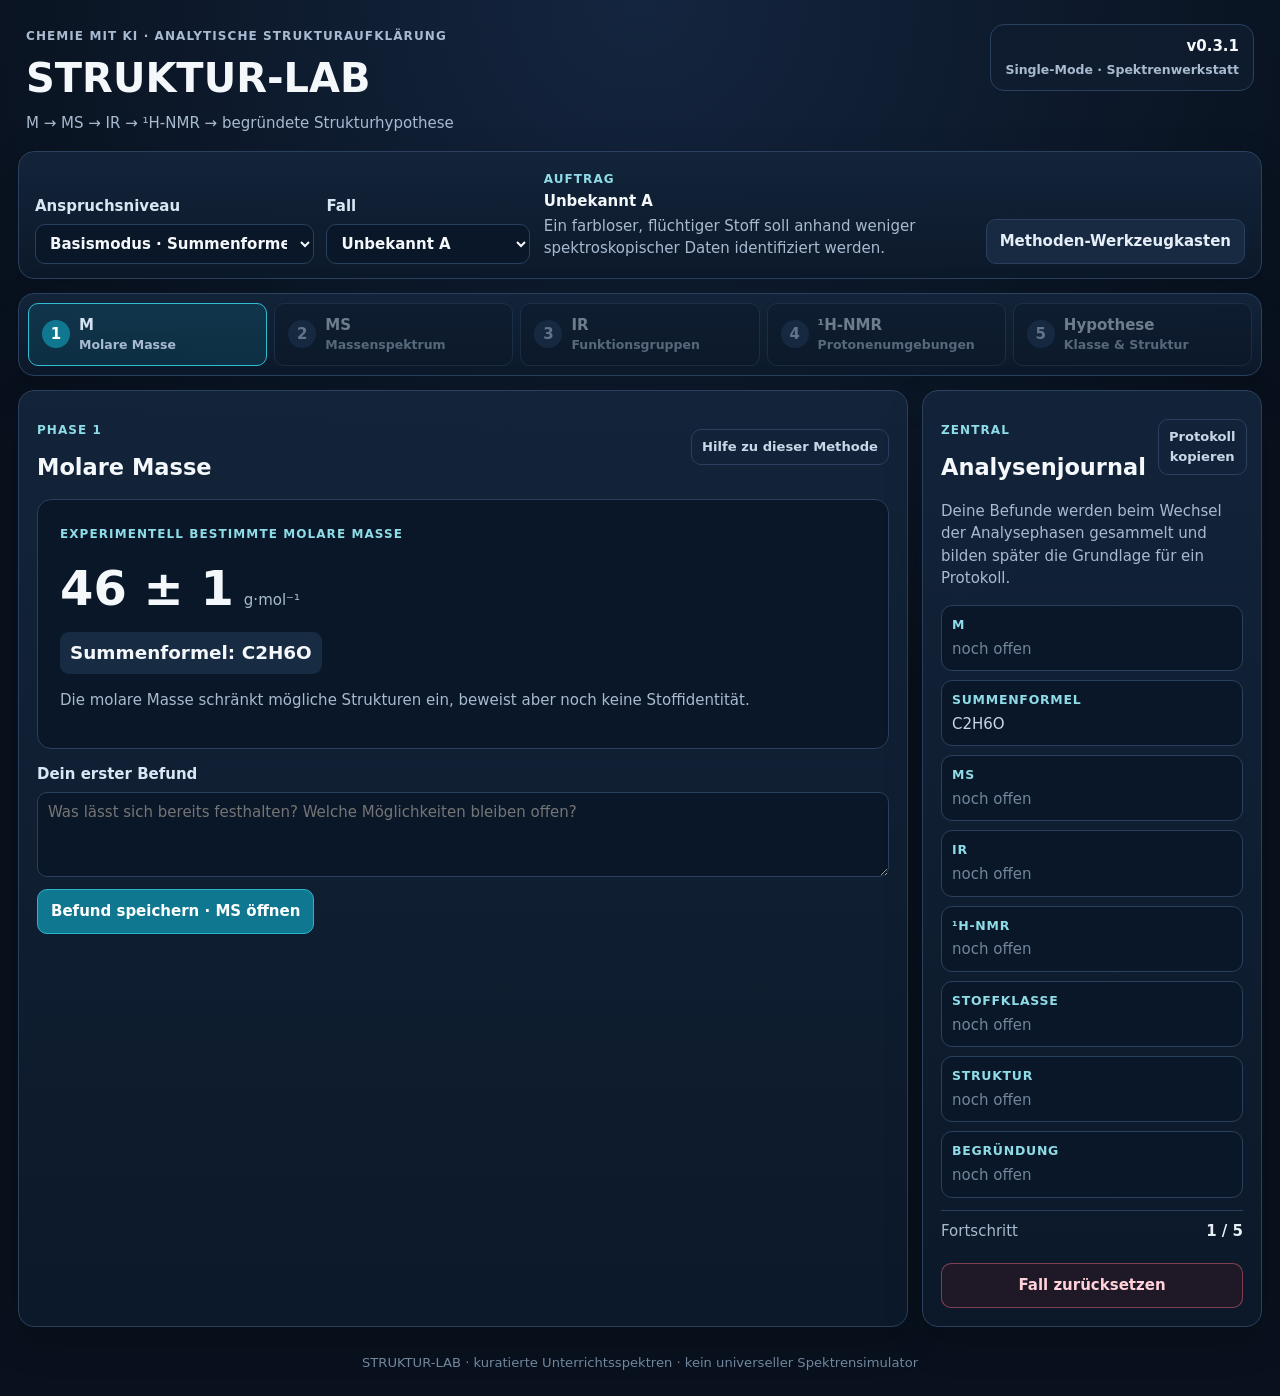
<file: index.html>
<!doctype html>
<html lang="de">
<head>
  <meta charset="utf-8">
  <meta name="viewport" content="width=device-width, initial-scale=1">
  <meta name="description" content="STRUKTUR-LAB – M, MS, IR und 1H-NMR schrittweise interpretieren und Strukturhypothesen entwickeln.">
  <title>STRUKTUR-LAB – Spektren verstehen</title>
  <link rel="stylesheet" href="styles.css?v=0.3.1">
</head>
<body>
<header class="hero">
  <div>
    <p class="eyebrow">CHEMIE mit KI · ANALYTISCHE STRUKTURAUFKLÄRUNG</p>
    <h1>STRUKTUR-LAB</h1>
    <p>M → MS → IR → ¹H-NMR → begründete Strukturhypothese</p>
  </div>
  <div class="version">v0.3.1<br><small id="modeLabel">Single-Mode · Spektrenwerkstatt</small></div>
</header>

<div id="bridgeContext" class="bridge-context">
  <div>
    <strong>Strukturauftrag aus dem Analytik-Hub</strong>
    <div id="bridgeSampleLabel" class="bridge-meta"></div>
    <div id="bridgePeakLabel" class="bridge-run"></div>
    <div id="bridgeMessage" class="bridge-meta"></div>
    <div id="priorFindings" class="prior-findings" hidden></div>
  </div>
  <div class="bridge-actions">
    <button id="bridgeSubmitBtn" class="primary compact" type="button" disabled>Hypothese an Hub übergeben</button>
    <button id="bridgeReturnBtn" class="secondary compact" type="button">Ohne Ergebnis zurück</button>
  </div>
</div>

<main class="shell">
  <section class="card setup-card">
    <div class="setup-grid">
      <label>Anspruchsniveau
        <select id="modeSelect">
          <option value="basic" selected>Basismodus · Summenformel als Hilfe</option>
          <option value="expert">Expertenmodus · nur M zu Beginn</option>
        </select>
      </label>
      <label>Fall
        <select id="caseSelect"></select>
      </label>
      <div class="case-intro">
        <span class="small-label">Auftrag</span>
        <strong id="caseLabel">–</strong>
        <span id="caseIntro">–</span>
      </div>
      <button id="toolboxBtn" class="secondary compact" type="button">Methoden-Werkzeugkasten</button>
    </div>
  </section>

  <nav class="stepper card" aria-label="Analysephasen">
    <button class="step active" data-step="mass"><span>1</span><strong>M</strong><small>Molare Masse</small></button>
    <button class="step locked" data-step="ms"><span>2</span><strong>MS</strong><small>Massenspektrum</small></button>
    <button class="step locked" data-step="ir"><span>3</span><strong>IR</strong><small>Funktionsgruppen</small></button>
    <button class="step locked" data-step="nmr"><span>4</span><strong>¹H-NMR</strong><small>Protonenumgebungen</small></button>
    <button class="step locked" data-step="hypothesis"><span>5</span><strong>Hypothese</strong><small>Klasse & Struktur</small></button>
  </nav>

  <div class="work-grid">
    <section class="card workspace">
      <div class="section-head">
        <div>
          <p class="kicker" id="stageKicker">Phase 1</p>
          <h2 id="stageTitle">Molare Masse</h2>
        </div>
        <button id="stageHelpBtn" class="ghost mini" type="button">Hilfe zu dieser Methode</button>
      </div>

      <div id="stageMass" class="stage active">
        <div class="mass-panel">
          <span class="small-label">Experimentell bestimmte molare Masse</span>
          <div class="mass-value"><strong id="massValue">–</strong><span>g·mol⁻¹</span></div>
          <div id="formulaBox" class="formula-box"></div>
          <p class="explain">Die molare Masse schränkt mögliche Strukturen ein, beweist aber noch keine Stoffidentität.</p>

          <div id="elementalPanel" class="elemental-panel" hidden>
            <div class="elemental-head">
              <div>
                <span class="small-label">Expertenmodus · Summenformel erarbeiten</span>
                <h3>Elementaranalyse</h3>
              </div>
              <div class="elemental-actions">
                <button id="elementalRunBtn" class="secondary compact" type="button">Elementaranalyse durchführen</button>
                <button id="elementalSkipBtn" class="ghost compact" type="button">Ohne Elementaranalyse weiter</button>
              </div>
            </div>
            <div id="elementalChoiceFeedback" class="feedback neutral">Du kannst die Summenformel experimentell erschließen oder bewusst ohne Elementaranalyse direkt mit MS weiterarbeiten.</div>

            <div id="elementalResults" class="elemental-results" hidden>
              <p class="hint">Verbrennungsanalyse: C und H werden als Massenanteile bestimmt; O wird in diesem didaktischen Modell aus der Differenz zu 100&nbsp;% berechnet.</p>
              <div id="elementalValues" class="elemental-values"></div>

              <div class="elemental-step">
                <strong>1 · Verhältnisformel</strong>
                <p class="hint">Denke mit 100 g Probe: Massenanteil → Stoffmenge → durch den kleinsten Wert teilen → ganzzahliges Verhältnis.</p>
                <div class="elemental-entry">
                  <label>Verhältnisformel
                    <input id="empiricalFormulaInput" type="text" autocomplete="off" placeholder="z. B. C2H4O">
                  </label>
                  <button id="checkEmpiricalBtn" class="secondary compact" type="button">Prüfen</button>
                </div>
                <div id="empiricalFeedback" class="feedback neutral">Noch keine Verhältnisformel geprüft.</div>
              </div>

              <div id="molecularFormulaStep" class="elemental-step locked-panel">
                <strong>2 · Von der Verhältnisformel zur Summenformel</strong>
                <div id="empiricalMassInfo" class="hint"></div>
                <div class="elemental-entry">
                  <label>Faktor n
                    <input id="formulaFactorInput" type="number" min="1" max="12" step="1" inputmode="numeric" placeholder="n">
                  </label>
                  <button id="checkFormulaFactorBtn" class="secondary compact" type="button">Faktor prüfen</button>
                </div>
                <div id="formulaFactorFeedback" class="feedback neutral">Bestimme n aus M / M(Verhältnisformel).</div>
              </div>
            </div>
          </div>
        </div>
        <label class="journal-input">Dein erster Befund
          <textarea id="massNote" rows="3" placeholder="Was lässt sich bereits festhalten? Welche Möglichkeiten bleiben offen?"></textarea>
        </label>
        <button class="primary next-btn" data-next="ms" type="button">Befund speichern · MS öffnen</button>
      </div>

      <div id="stageMs" class="stage">
        <div class="toolbar">
          <span>EI-Massenspektrum · relative Intensität</span>
          <button class="ghost mini contextual-help" data-topic="ms" type="button">MS-Basics</button>
        </div>
        <canvas id="msCanvas" width="1000" height="460" aria-label="Massenspektrum"></canvas>
        <div id="msReadout" class="readout">Klicke auf einen Peak, um m/z und relative Intensität abzulesen.</div>
        <label class="journal-input">MS-Befund
          <textarea id="msNote" rows="3" placeholder="Molekülion? Basispeak? Auffällige Fragmente? Noch keine fertige Struktur nötig."></textarea>
        </label>
        <button class="primary next-btn" data-next="ir" type="button">Befund speichern · IR öffnen</button>
      </div>

      <div id="stageIr" class="stage">
        <div class="toolbar wrap">
          <span>IR-Spektrum · Transmission</span>
          <label class="toggle"><input id="irGroupsToggle" type="checkbox"> Funktionsgruppenbereiche</label>
          <label class="toggle"><input id="irFingerprintToggle" type="checkbox"> Fingerprintbereich</label>
          <button class="ghost mini contextual-help" data-topic="ir" type="button">IR-Basics</button>
        </div>
        <canvas id="irCanvas" width="1000" height="460" aria-label="IR-Spektrum"></canvas>
        <div id="irReadout" class="readout">Klicke ins Spektrum, um die Wellenzahl abzulesen.</div>
        <label class="journal-input">IR-Befund
          <textarea id="irNote" rows="3" placeholder="Welche Banden sind besonders auffällig? Welche funktionellen Gruppen werden gestützt oder ausgeschlossen?"></textarea>
        </label>
        <button class="primary next-btn" data-next="nmr" type="button">Befund speichern · ¹H-NMR öffnen</button>
      </div>

      <div id="stageNmr" class="stage">
        <div class="toolbar wrap">
          <span>¹H-NMR · didaktisch kuratiertes Referenzspektrum</span>
          <label class="toggle"><input id="nmrRegionsToggle" type="checkbox"> Orientierungsbereiche</label>
          <button class="ghost mini contextual-help" data-topic="nmr" type="button">NMR-Basics</button>
        </div>
        <canvas id="nmrCanvas" width="1000" height="460" aria-label="Protonen-NMR"></canvas>
        <div id="nmrReadout" class="readout">Klicke auf ein Signal: δ, Integral und Multiplizität werden angezeigt.</div>
        <div id="nmrSignalTable" class="signal-table"></div>
        <label class="journal-input">NMR-Befund
          <textarea id="nmrNote" rows="3" placeholder="Wie viele Protonenumgebungen? Welche Integrale und Multiplizitäten? Welche Teilstrukturen sind denkbar?"></textarea>
        </label>
        <button class="primary next-btn" data-next="hypothesis" type="button">Befund speichern · Hypothese bilden</button>
      </div>

      <div id="stageHypothesis" class="stage">
        <div class="hypothesis-block">
          <span class="small-label">Stufe 1 · Stoffklasse</span>
          <h3>Welche Stoffklasse ist mit deinen Befunden am besten vereinbar?</h3>
          <div id="classGrid" class="class-grid"></div>
          <div id="classFeedback" class="feedback neutral">Wähle eine Stoffklasse und begründe sie mit deinen Spektren.</div>
        </div>

        <div id="structureStage" class="hypothesis-block locked-panel">
          <span class="small-label">Stufe 2 · Strukturhypothese</span>
          <h3>Welche Struktur passt am besten zu allen vorliegenden Daten?</h3>
          <p class="hint">Die Namen sind zunächst verborgen. Entscheide anhand der Strukturformeln.</p>
          <div id="structureGrid" class="structure-grid"></div>
          <label class="journal-input">Begründung deiner Strukturhypothese
            <textarea id="hypothesisNote" rows="3" placeholder="Welche Kombination aus M/MS, IR und NMR trägt deine Entscheidung?"></textarea>
          </label>
          <button id="submitHypothesisBtn" class="primary" type="button">Strukturhypothese festlegen</button>
          <div id="structureFeedback" class="feedback neutral">Noch keine Strukturhypothese festgelegt.</div>
        </div>

        <div id="nameStage" class="hypothesis-block locked-panel">
          <span class="small-label">Stufe 3 · Name</span>
          <h3>Wie heißt die ausgewählte Verbindung?</h3>
          <label>Stoffname
            <input id="nameInput" type="text" autocomplete="off" placeholder="Name oder gebräuchliches Synonym">
          </label>
          <button id="checkNameBtn" class="secondary" type="button">Name prüfen</button>
          <div id="nameFeedback" class="feedback neutral">Die Namenszuordnung wird erst nach einer passenden Strukturhypothese freigeschaltet.</div>
        </div>



        <div id="realSpectraStage" class="hypothesis-block locked-panel real-spectra-stage">
          <span class="small-label">Realitätscheck · nach gelöster Identität</span>
          <h3>Reale Referenzspektren</h3>
          <p id="realSpectraIntro" class="hint">Nach korrekter Identifikation kannst du die didaktisch kuratierten Spektren mit echten Referenzdaten vergleichen.</p>
          <div id="realSpectraLinks" class="real-spectra-links"></div>
          <p class="hint real-spectra-note">Achte beim Vergleich auf Messbedingungen, Aggregatzustand, Lösungsmittel, Auflösung und Peakform. Reale Spektren müssen nicht pixelgenau mit dem Unterrichtsmodell übereinstimmen.</p>
        </div>

        <div id="spectraWorkbenchStage" class="hypothesis-block locked-panel workbench-stage">
          <span class="small-label">Vertiefung · nach gelöster Struktur</span>
          <div class="workbench-head">
            <div>
              <h3>Spektrenwerkstatt</h3>
              <p class="hint">Untersuche die gelöste Struktur nochmals gezielt: diagnostische Merkmale verstehen oder mit alternativen Kandidaten vergleichen.</p>
            </div>
            <div class="workbench-modes" role="group" aria-label="Arbeitsmodus">
              <button type="button" class="active" data-workbench-mode="learn">Lernen / Diagnose</button>
              <button type="button" data-workbench-mode="compare">Kandidatenvergleich</button>
            </div>
          </div>

          <div class="workbench-toolbar">
            <div class="workbench-methods" role="tablist" aria-label="Spektroskopische Methode">
              <button type="button" class="active" data-workbench-method="ms">MS</button>
              <button type="button" data-workbench-method="ir">IR</button>
              <button type="button" data-workbench-method="nmr">¹H-NMR</button>
            </div>
            <div class="reference-controls">
              <label id="workbenchCandidateWrap" class="reference-candidate" hidden>Kandidat
                <select id="workbenchCandidateSelect"></select>
              </label>
              <label id="workbenchShowOriginalWrap" class="toggle" hidden>
                <input id="workbenchShowOriginalToggle" type="checkbox" checked> Originalspektrum anzeigen
              </label>
            </div>
          </div>

          <div class="workbench-spectrum">
            <canvas id="workbenchCanvas" width="1000" height="390" aria-label="Spektrenwerkstatt"></canvas>
            <div id="workbenchLegend" class="reference-legend"></div>
          </div>

          <div id="workbenchLearnPanel" class="workbench-learning">
            <div id="workbenchMsPanel">
              <p class="hint">Markierte Peaks sind didaktisch kuratierte diagnostische Fragmente. Klicke auf einen Peak oder einen Chip.</p>
              <div id="workbenchMsPeakList" class="fragment-chip-list"></div>
              <div id="workbenchMsDetail" class="feedback neutral">Wähle einen diagnostischen Peak.</div>
            </div>

            <div id="workbenchIrPanel" hidden>
              <div class="workbench-options">
                <label class="toggle"><input id="workbenchIrGroupsToggle" type="checkbox" checked> Funktionsgruppenbereiche</label>
                <label class="toggle"><input id="workbenchIrFingerprintToggle" type="checkbox"> Fingerprintbereich</label>
              </div>
              <div class="feedback neutral">Nutze die Bereiche als Orientierung: Welche funktionellen Gruppen werden durch das Spektrum gestützt oder ausgeschlossen?</div>
            </div>

            <div id="workbenchNmrPanel" hidden>
              <p class="hint">Klicke auf ein Signal. Die zugehörige Protonengruppe in der bestätigten Struktur wird dezent hervorgehoben. Umgekehrt kannst du die Protonengruppe anklicken.</p>
              <div id="workbenchNmrSignalList" class="proton-signal-list"></div>
              <div id="workbenchNmrStructure" class="proton-structure"></div>
              <div id="workbenchNmrFeedback" class="feedback neutral">Wähle ein NMR-Signal oder eine Protonengruppe.</div>
            </div>
          </div>

          <div id="workbenchCompareHint" class="feedback neutral" hidden>
            Deine Strukturhypothese bleibt festgelegt. Wähle einen angebotenen Kandidaten und vergleiche sein Spektrum mit dem unbekannten Spektrum.
          </div>

          <p class="hint workbench-footer-hint">Die Spektrenwerkstatt dient dem Lernen und Begründen. Im Analytik-Hub folgt zur endgültigen Identitätsbestätigung später noch der gezielte GC-Referenzstandard.</p>
        </div>

      </div>
    </section>

    <aside class="card journal-card">
      <div class="section-head">
        <div><p class="kicker">Zentral</p><h2>Analysenjournal</h2></div>
        <button id="copyJournalBtn" class="ghost mini" type="button">Protokoll kopieren</button>
      </div>
      <p class="hint">Deine Befunde werden beim Wechsel der Analysephasen gesammelt und bilden später die Grundlage für ein Protokoll.</p>
      <div id="journalView" class="journal-view"></div>
      <div class="journal-status"><span>Fortschritt</span><strong id="progressText">1 / 5</strong></div>
      <button id="resetCaseBtn" class="danger subtle" type="button">Fall zurücksetzen</button>
    </aside>
  </div>
</main>

<div id="toolboxOverlay" class="overlay" aria-hidden="true">
  <section class="toolbox" role="dialog" aria-modal="true" aria-labelledby="toolboxTitle">
    <div class="section-head">
      <div><p class="kicker">Begleiter · keine Lösung</p><h2 id="toolboxTitle">Methoden-Werkzeugkasten</h2></div>
      <button id="toolboxCloseBtn" class="ghost mini" type="button">Schließen</button>
    </div>
    <div class="toolbox-tabs">
      <button data-topic="elemental">Elementaranalyse</button>
      <button data-topic="ms">MS</button>
      <button data-topic="ir">IR</button>
      <button data-topic="nmr">¹H-NMR</button>
    </div>
    <div id="toolboxContent" class="toolbox-content"></div>
  </section>
</div>

<footer>STRUKTUR-LAB · kuratierte Unterrichtsspektren · kein universeller Spektrensimulator</footer>
<script src="app.js?v=0.3.1" defer></script>
</body>
</html>
</file>
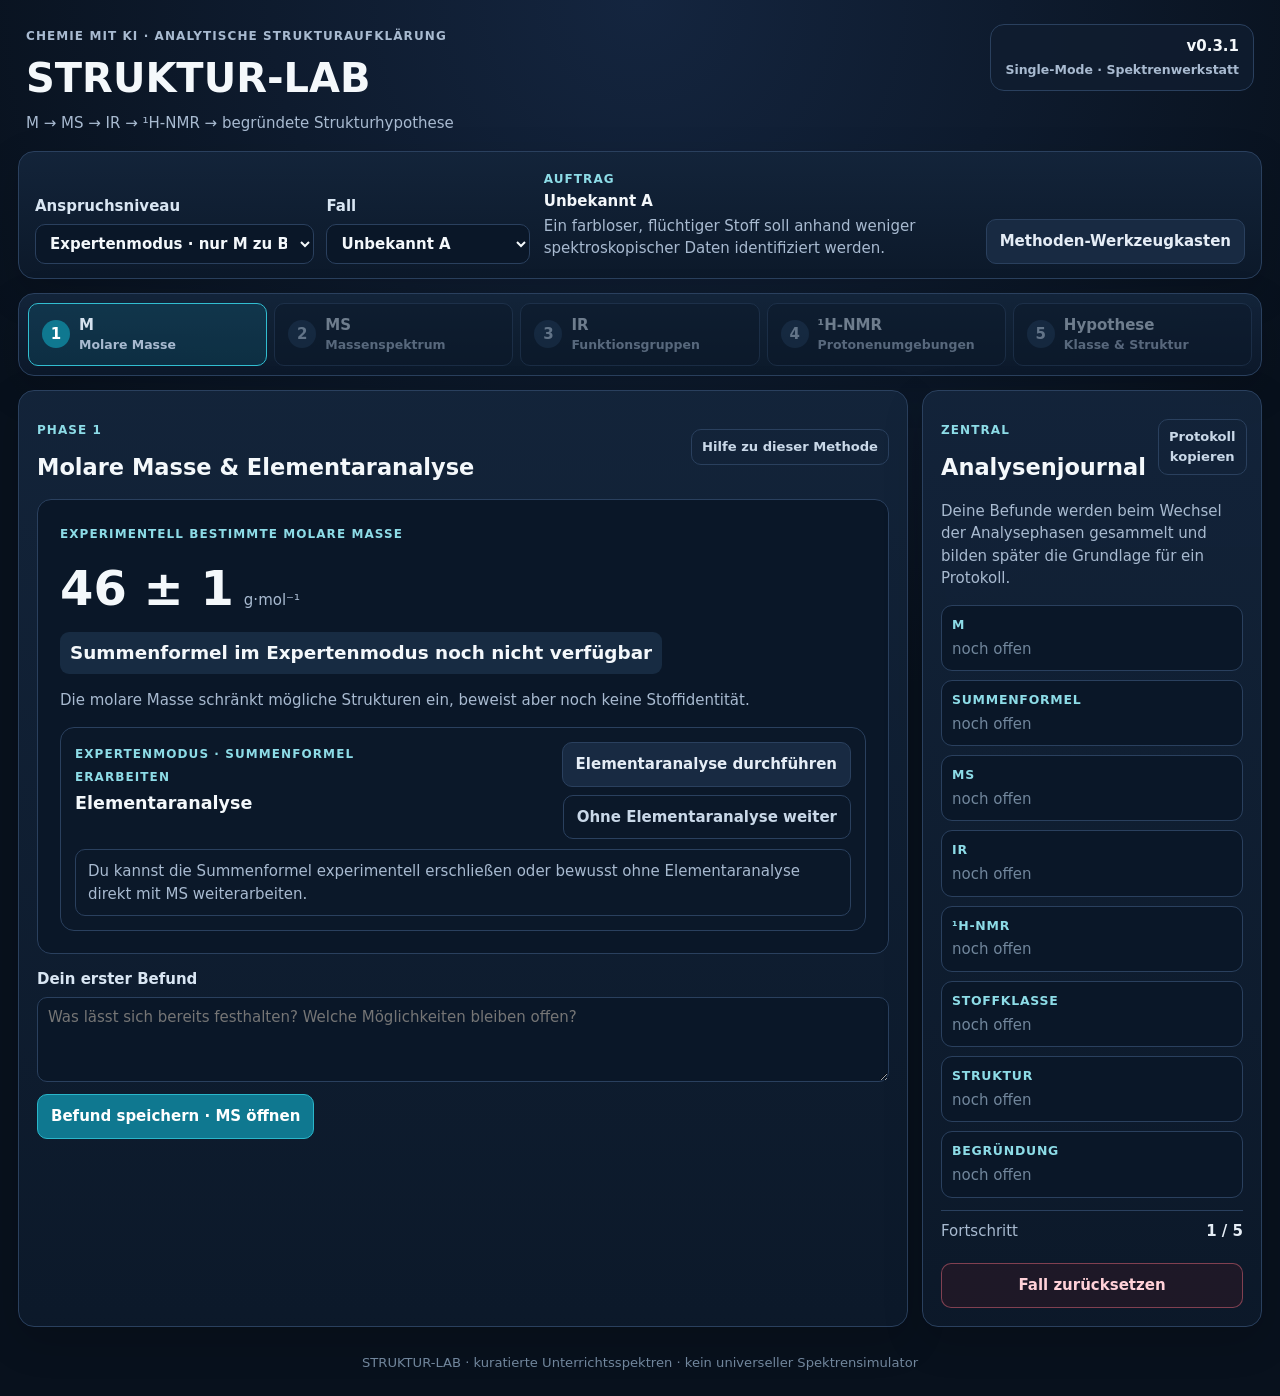
<file: expert.html>
<!doctype html>
<html lang="de">
<head>
  <meta charset="utf-8">
  <meta name="viewport" content="width=device-width, initial-scale=1">
  <meta name="description" content="STRUKTUR-LAB – M, MS, IR und 1H-NMR schrittweise interpretieren und Strukturhypothesen entwickeln.">
  <title>STRUKTUR-LAB – Spektren verstehen</title>
  <link rel="stylesheet" href="styles.css?v=0.3.1">
</head>
<body>
<header class="hero">
  <div>
    <p class="eyebrow">CHEMIE mit KI · ANALYTISCHE STRUKTURAUFKLÄRUNG</p>
    <h1>STRUKTUR-LAB</h1>
    <p>M → MS → IR → ¹H-NMR → begründete Strukturhypothese</p>
  </div>
  <div class="version">v0.3.1<br><small id="modeLabel">Single-Mode · Spektrenwerkstatt</small></div>
</header>

<div id="bridgeContext" class="bridge-context">
  <div>
    <strong>Strukturauftrag aus dem Analytik-Hub</strong>
    <div id="bridgeSampleLabel" class="bridge-meta"></div>
    <div id="bridgePeakLabel" class="bridge-run"></div>
    <div id="bridgeMessage" class="bridge-meta"></div>
    <div id="priorFindings" class="prior-findings" hidden></div>
  </div>
  <div class="bridge-actions">
    <button id="bridgeSubmitBtn" class="primary compact" type="button" disabled>Hypothese an Hub übergeben</button>
    <button id="bridgeReturnBtn" class="secondary compact" type="button">Ohne Ergebnis zurück</button>
  </div>
</div>

<main class="shell">
  <section class="card setup-card">
    <div class="setup-grid">
      <label>Anspruchsniveau
        <select id="modeSelect">
          <option value="basic">Basismodus · Summenformel als Hilfe</option>
          <option value="expert" selected>Expertenmodus · nur M zu Beginn</option>
        </select>
      </label>
      <label>Fall
        <select id="caseSelect"></select>
      </label>
      <div class="case-intro">
        <span class="small-label">Auftrag</span>
        <strong id="caseLabel">–</strong>
        <span id="caseIntro">–</span>
      </div>
      <button id="toolboxBtn" class="secondary compact" type="button">Methoden-Werkzeugkasten</button>
    </div>
  </section>

  <nav class="stepper card" aria-label="Analysephasen">
    <button class="step active" data-step="mass"><span>1</span><strong>M</strong><small>Molare Masse</small></button>
    <button class="step locked" data-step="ms"><span>2</span><strong>MS</strong><small>Massenspektrum</small></button>
    <button class="step locked" data-step="ir"><span>3</span><strong>IR</strong><small>Funktionsgruppen</small></button>
    <button class="step locked" data-step="nmr"><span>4</span><strong>¹H-NMR</strong><small>Protonenumgebungen</small></button>
    <button class="step locked" data-step="hypothesis"><span>5</span><strong>Hypothese</strong><small>Klasse & Struktur</small></button>
  </nav>

  <div class="work-grid">
    <section class="card workspace">
      <div class="section-head">
        <div>
          <p class="kicker" id="stageKicker">Phase 1</p>
          <h2 id="stageTitle">Molare Masse</h2>
        </div>
        <button id="stageHelpBtn" class="ghost mini" type="button">Hilfe zu dieser Methode</button>
      </div>

      <div id="stageMass" class="stage active">
        <div class="mass-panel">
          <span class="small-label">Experimentell bestimmte molare Masse</span>
          <div class="mass-value"><strong id="massValue">–</strong><span>g·mol⁻¹</span></div>
          <div id="formulaBox" class="formula-box"></div>
          <p class="explain">Die molare Masse schränkt mögliche Strukturen ein, beweist aber noch keine Stoffidentität.</p>

          <div id="elementalPanel" class="elemental-panel">
            <div class="elemental-head">
              <div>
                <span class="small-label">Expertenmodus · Summenformel erarbeiten</span>
                <h3>Elementaranalyse</h3>
              </div>
              <div class="elemental-actions">
                <button id="elementalRunBtn" class="secondary compact" type="button">Elementaranalyse durchführen</button>
                <button id="elementalSkipBtn" class="ghost compact" type="button">Ohne Elementaranalyse weiter</button>
              </div>
            </div>
            <div id="elementalChoiceFeedback" class="feedback neutral">Du kannst die Summenformel experimentell erschließen oder bewusst ohne Elementaranalyse direkt mit MS weiterarbeiten.</div>

            <div id="elementalResults" class="elemental-results" hidden>
              <p class="hint">Verbrennungsanalyse: C und H werden als Massenanteile bestimmt; O wird in diesem didaktischen Modell aus der Differenz zu 100&nbsp;% berechnet.</p>
              <div id="elementalValues" class="elemental-values"></div>

              <div class="elemental-step">
                <strong>1 · Verhältnisformel</strong>
                <p class="hint">Denke mit 100 g Probe: Massenanteil → Stoffmenge → durch den kleinsten Wert teilen → ganzzahliges Verhältnis.</p>
                <div class="elemental-entry">
                  <label>Verhältnisformel
                    <input id="empiricalFormulaInput" type="text" autocomplete="off" placeholder="z. B. C2H4O">
                  </label>
                  <button id="checkEmpiricalBtn" class="secondary compact" type="button">Prüfen</button>
                </div>
                <div id="empiricalFeedback" class="feedback neutral">Noch keine Verhältnisformel geprüft.</div>
              </div>

              <div id="molecularFormulaStep" class="elemental-step locked-panel">
                <strong>2 · Von der Verhältnisformel zur Summenformel</strong>
                <div id="empiricalMassInfo" class="hint"></div>
                <div class="elemental-entry">
                  <label>Faktor n
                    <input id="formulaFactorInput" type="number" min="1" max="12" step="1" inputmode="numeric" placeholder="n">
                  </label>
                  <button id="checkFormulaFactorBtn" class="secondary compact" type="button">Faktor prüfen</button>
                </div>
                <div id="formulaFactorFeedback" class="feedback neutral">Bestimme n aus M / M(Verhältnisformel).</div>
              </div>
            </div>
          </div>
        </div>
        <label class="journal-input">Dein erster Befund
          <textarea id="massNote" rows="3" placeholder="Was lässt sich bereits festhalten? Welche Möglichkeiten bleiben offen?"></textarea>
        </label>
        <button class="primary next-btn" data-next="ms" type="button">Befund speichern · MS öffnen</button>
      </div>

      <div id="stageMs" class="stage">
        <div class="toolbar">
          <span>EI-Massenspektrum · relative Intensität</span>
          <button class="ghost mini contextual-help" data-topic="ms" type="button">MS-Basics</button>
        </div>
        <canvas id="msCanvas" width="1000" height="460" aria-label="Massenspektrum"></canvas>
        <div id="msReadout" class="readout">Klicke auf einen Peak, um m/z und relative Intensität abzulesen.</div>
        <label class="journal-input">MS-Befund
          <textarea id="msNote" rows="3" placeholder="Molekülion? Basispeak? Auffällige Fragmente? Noch keine fertige Struktur nötig."></textarea>
        </label>
        <button class="primary next-btn" data-next="ir" type="button">Befund speichern · IR öffnen</button>
      </div>

      <div id="stageIr" class="stage">
        <div class="toolbar wrap">
          <span>IR-Spektrum · Transmission</span>
          <label class="toggle"><input id="irGroupsToggle" type="checkbox"> Funktionsgruppenbereiche</label>
          <label class="toggle"><input id="irFingerprintToggle" type="checkbox"> Fingerprintbereich</label>
          <button class="ghost mini contextual-help" data-topic="ir" type="button">IR-Basics</button>
        </div>
        <canvas id="irCanvas" width="1000" height="460" aria-label="IR-Spektrum"></canvas>
        <div id="irReadout" class="readout">Klicke ins Spektrum, um die Wellenzahl abzulesen.</div>
        <label class="journal-input">IR-Befund
          <textarea id="irNote" rows="3" placeholder="Welche Banden sind besonders auffällig? Welche funktionellen Gruppen werden gestützt oder ausgeschlossen?"></textarea>
        </label>
        <button class="primary next-btn" data-next="nmr" type="button">Befund speichern · ¹H-NMR öffnen</button>
      </div>

      <div id="stageNmr" class="stage">
        <div class="toolbar wrap">
          <span>¹H-NMR · didaktisch kuratiertes Referenzspektrum</span>
          <label class="toggle"><input id="nmrRegionsToggle" type="checkbox"> Orientierungsbereiche</label>
          <button class="ghost mini contextual-help" data-topic="nmr" type="button">NMR-Basics</button>
        </div>
        <canvas id="nmrCanvas" width="1000" height="460" aria-label="Protonen-NMR"></canvas>
        <div id="nmrReadout" class="readout">Klicke auf ein Signal: δ, Integral und Multiplizität werden angezeigt.</div>
        <div id="nmrSignalTable" class="signal-table"></div>
        <label class="journal-input">NMR-Befund
          <textarea id="nmrNote" rows="3" placeholder="Wie viele Protonenumgebungen? Welche Integrale und Multiplizitäten? Welche Teilstrukturen sind denkbar?"></textarea>
        </label>
        <button class="primary next-btn" data-next="hypothesis" type="button">Befund speichern · Hypothese bilden</button>
      </div>

      <div id="stageHypothesis" class="stage">
        <div class="hypothesis-block">
          <span class="small-label">Stufe 1 · Stoffklasse</span>
          <h3>Welche Stoffklasse ist mit deinen Befunden am besten vereinbar?</h3>
          <div id="classGrid" class="class-grid"></div>
          <div id="classFeedback" class="feedback neutral">Wähle eine Stoffklasse und begründe sie mit deinen Spektren.</div>
        </div>

        <div id="structureStage" class="hypothesis-block locked-panel">
          <span class="small-label">Stufe 2 · Strukturhypothese</span>
          <h3>Welche Struktur passt am besten zu allen vorliegenden Daten?</h3>
          <p class="hint">Die Namen sind zunächst verborgen. Entscheide anhand der Strukturformeln.</p>
          <div id="structureGrid" class="structure-grid"></div>
          <label class="journal-input">Begründung deiner Strukturhypothese
            <textarea id="hypothesisNote" rows="3" placeholder="Welche Kombination aus M/MS, IR und NMR trägt deine Entscheidung?"></textarea>
          </label>
          <button id="submitHypothesisBtn" class="primary" type="button">Strukturhypothese festlegen</button>
          <div id="structureFeedback" class="feedback neutral">Noch keine Strukturhypothese festgelegt.</div>
        </div>

        <div id="nameStage" class="hypothesis-block locked-panel">
          <span class="small-label">Stufe 3 · Name</span>
          <h3>Wie heißt die ausgewählte Verbindung?</h3>
          <label>Stoffname
            <input id="nameInput" type="text" autocomplete="off" placeholder="Name oder gebräuchliches Synonym">
          </label>
          <button id="checkNameBtn" class="secondary" type="button">Name prüfen</button>
          <div id="nameFeedback" class="feedback neutral">Die Namenszuordnung wird erst nach einer passenden Strukturhypothese freigeschaltet.</div>
        </div>



        <div id="realSpectraStage" class="hypothesis-block locked-panel real-spectra-stage">
          <span class="small-label">Realitätscheck · nach gelöster Identität</span>
          <h3>Reale Referenzspektren</h3>
          <p id="realSpectraIntro" class="hint">Nach korrekter Identifikation kannst du die didaktisch kuratierten Spektren mit echten Referenzdaten vergleichen.</p>
          <div id="realSpectraLinks" class="real-spectra-links"></div>
          <p class="hint real-spectra-note">Achte beim Vergleich auf Messbedingungen, Aggregatzustand, Lösungsmittel, Auflösung und Peakform. Reale Spektren müssen nicht pixelgenau mit dem Unterrichtsmodell übereinstimmen.</p>
        </div>

        <div id="spectraWorkbenchStage" class="hypothesis-block locked-panel workbench-stage">
          <span class="small-label">Vertiefung · nach gelöster Struktur</span>
          <div class="workbench-head">
            <div>
              <h3>Spektrenwerkstatt</h3>
              <p class="hint">Untersuche die gelöste Struktur nochmals gezielt: diagnostische Merkmale verstehen oder mit alternativen Kandidaten vergleichen.</p>
            </div>
            <div class="workbench-modes" role="group" aria-label="Arbeitsmodus">
              <button type="button" class="active" data-workbench-mode="learn">Lernen / Diagnose</button>
              <button type="button" data-workbench-mode="compare">Kandidatenvergleich</button>
            </div>
          </div>

          <div class="workbench-toolbar">
            <div class="workbench-methods" role="tablist" aria-label="Spektroskopische Methode">
              <button type="button" class="active" data-workbench-method="ms">MS</button>
              <button type="button" data-workbench-method="ir">IR</button>
              <button type="button" data-workbench-method="nmr">¹H-NMR</button>
            </div>
            <div class="reference-controls">
              <label id="workbenchCandidateWrap" class="reference-candidate" hidden>Kandidat
                <select id="workbenchCandidateSelect"></select>
              </label>
              <label id="workbenchShowOriginalWrap" class="toggle" hidden>
                <input id="workbenchShowOriginalToggle" type="checkbox" checked> Originalspektrum anzeigen
              </label>
            </div>
          </div>

          <div class="workbench-spectrum">
            <canvas id="workbenchCanvas" width="1000" height="390" aria-label="Spektrenwerkstatt"></canvas>
            <div id="workbenchLegend" class="reference-legend"></div>
          </div>

          <div id="workbenchLearnPanel" class="workbench-learning">
            <div id="workbenchMsPanel">
              <p class="hint">Markierte Peaks sind didaktisch kuratierte diagnostische Fragmente. Klicke auf einen Peak oder einen Chip.</p>
              <div id="workbenchMsPeakList" class="fragment-chip-list"></div>
              <div id="workbenchMsDetail" class="feedback neutral">Wähle einen diagnostischen Peak.</div>
            </div>

            <div id="workbenchIrPanel" hidden>
              <div class="workbench-options">
                <label class="toggle"><input id="workbenchIrGroupsToggle" type="checkbox" checked> Funktionsgruppenbereiche</label>
                <label class="toggle"><input id="workbenchIrFingerprintToggle" type="checkbox"> Fingerprintbereich</label>
              </div>
              <div class="feedback neutral">Nutze die Bereiche als Orientierung: Welche funktionellen Gruppen werden durch das Spektrum gestützt oder ausgeschlossen?</div>
            </div>

            <div id="workbenchNmrPanel" hidden>
              <p class="hint">Klicke auf ein Signal. Die zugehörige Protonengruppe in der bestätigten Struktur wird dezent hervorgehoben. Umgekehrt kannst du die Protonengruppe anklicken.</p>
              <div id="workbenchNmrSignalList" class="proton-signal-list"></div>
              <div id="workbenchNmrStructure" class="proton-structure"></div>
              <div id="workbenchNmrFeedback" class="feedback neutral">Wähle ein NMR-Signal oder eine Protonengruppe.</div>
            </div>
          </div>

          <div id="workbenchCompareHint" class="feedback neutral" hidden>
            Deine Strukturhypothese bleibt festgelegt. Wähle einen angebotenen Kandidaten und vergleiche sein Spektrum mit dem unbekannten Spektrum.
          </div>

          <p class="hint workbench-footer-hint">Die Spektrenwerkstatt dient dem Lernen und Begründen. Im Analytik-Hub folgt zur endgültigen Identitätsbestätigung später noch der gezielte GC-Referenzstandard.</p>
        </div>

      </div>
    </section>

    <aside class="card journal-card">
      <div class="section-head">
        <div><p class="kicker">Zentral</p><h2>Analysenjournal</h2></div>
        <button id="copyJournalBtn" class="ghost mini" type="button">Protokoll kopieren</button>
      </div>
      <p class="hint">Deine Befunde werden beim Wechsel der Analysephasen gesammelt und bilden später die Grundlage für ein Protokoll.</p>
      <div id="journalView" class="journal-view"></div>
      <div class="journal-status"><span>Fortschritt</span><strong id="progressText">1 / 5</strong></div>
      <button id="resetCaseBtn" class="danger subtle" type="button">Fall zurücksetzen</button>
    </aside>
  </div>
</main>

<div id="toolboxOverlay" class="overlay" aria-hidden="true">
  <section class="toolbox" role="dialog" aria-modal="true" aria-labelledby="toolboxTitle">
    <div class="section-head">
      <div><p class="kicker">Begleiter · keine Lösung</p><h2 id="toolboxTitle">Methoden-Werkzeugkasten</h2></div>
      <button id="toolboxCloseBtn" class="ghost mini" type="button">Schließen</button>
    </div>
    <div class="toolbox-tabs">
      <button data-topic="elemental">Elementaranalyse</button>
      <button data-topic="ms">MS</button>
      <button data-topic="ir">IR</button>
      <button data-topic="nmr">¹H-NMR</button>
    </div>
    <div id="toolboxContent" class="toolbox-content"></div>
  </section>
</div>

<footer>STRUKTUR-LAB · kuratierte Unterrichtsspektren · kein universeller Spektrensimulator</footer>
<script src="app.js?v=0.3.1" defer></script>
</body>
</html>
</file>
<file: styles.css>
:root{
  color-scheme:dark;
  --bg:#08111d;--panel:#101d30;--panel2:#13243a;--line:#2a405e;--ink:#f4f8fb;--muted:#a8bad0;
  --accent:#22b8cf;--accent2:#60a5fa;--ok:#34d399;--warn:#fbbf24;--bad:#fb7185;
}
*{box-sizing:border-box} body{margin:0;background:radial-gradient(circle at top,#14253f 0,#08111d 48%);color:var(--ink);font:15px/1.5 system-ui,-apple-system,Segoe UI,sans-serif}
button,select,input,textarea{font:inherit} button{cursor:pointer} button:disabled{cursor:not-allowed;opacity:.45}
.hero{max-width:1480px;margin:auto;padding:24px 26px 14px;display:flex;justify-content:space-between;gap:20px;align-items:flex-start}.hero h1{font-size:2.5rem;margin:.05rem 0}.hero p{margin:.2rem 0;color:var(--muted)}
.eyebrow,.kicker,.small-label{font-size:.75rem;letter-spacing:.09em;text-transform:uppercase;font-weight:800;color:#8ddce7}.version{padding:10px 14px;border:1px solid var(--line);border-radius:14px;text-align:right;font-weight:800;background:rgba(16,29,48,.85)}.version small{color:var(--muted)}
.shell{max-width:1480px;margin:auto;padding:0 18px 26px}.card{background:linear-gradient(180deg,rgba(19,36,58,.97),rgba(12,25,42,.98));border:1px solid var(--line);border-radius:16px;box-shadow:0 14px 40px rgba(0,0,0,.16)}
.setup-card{padding:14px 16px}.setup-grid{display:grid;grid-template-columns:1.1fr .8fr 1.7fr auto;gap:12px;align-items:end}.case-intro{display:grid;gap:2px;padding:4px 2px}.case-intro span:last-child{color:var(--muted)}
label{display:grid;gap:6px;font-weight:700;color:#d9e6f3} select,input,textarea{width:100%;border:1px solid var(--line);border-radius:10px;background:#0a1728;color:var(--ink);padding:9px 10px} textarea{resize:vertical;font-weight:400;line-height:1.45}
button{border:1px solid var(--line);border-radius:10px;padding:10px 13px;font-weight:800}.primary{background:#0f7890;color:white;border-color:#2ab6ca}.secondary{background:#182a42;color:#e5edf6}.ghost{background:transparent;color:#c9d8e8}.danger{color:#ffd1d8;border-color:rgba(251,113,133,.45);background:rgba(127,29,29,.16)}.subtle{width:100%;margin-top:12px}.compact{white-space:nowrap}.mini{padding:7px 10px;font-size:.82rem}
.stepper{margin:14px 0;padding:9px;display:grid;grid-template-columns:repeat(5,1fr);gap:7px}.step{display:grid;grid-template-columns:30px 1fr;grid-template-rows:auto auto;text-align:left;gap:0 7px;align-items:center;background:#0b1829;color:#d5e2ef}.step span{grid-row:1/3;display:grid;place-items:center;width:28px;height:28px;border-radius:50%;background:#1d3450;color:#bcd0e5}.step strong{font-size:.94rem}.step small{color:var(--muted)}.step.active{border-color:#31bed1;background:rgba(15,120,144,.22)}.step.active span{background:#0f7890;color:white}.step.done span{background:#176b54;color:#d5fff1}.step.locked{opacity:.48}
.work-grid{display:grid;grid-template-columns:minmax(0,1fr) 340px;gap:14px}.workspace,.journal-card{padding:18px}.journal-card{position:sticky;top:10px;align-self:start}.section-head{display:flex;justify-content:space-between;gap:12px;align-items:center}.section-head h2{margin:.1rem 0 0}.stage{display:none;margin-top:14px}.stage.active{display:block}.mass-panel{padding:22px;border:1px solid var(--line);border-radius:14px;background:#0a1728}.mass-value{display:flex;align-items:baseline;gap:10px;margin:8px 0}.mass-value strong{font-size:3rem}.mass-value span{color:var(--muted)}.formula-box{display:inline-block;padding:7px 10px;border-radius:9px;background:#172b42;font-size:1.15rem;font-weight:800}.explain,.hint{color:var(--muted)}.journal-input{margin-top:14px}.next-btn{margin-top:12px}
.toolbar{display:flex;justify-content:space-between;gap:10px;align-items:center;margin-bottom:9px;color:#cbd9e7}.wrap{flex-wrap:wrap}.toggle{display:flex;grid-template-columns:auto 1fr;align-items:center;gap:6px;font-weight:600;color:#cbd9e7}.toggle input{width:auto}
canvas{display:block;width:100%;height:auto;background:#07101b;border:1px solid var(--line);border-radius:12px}.readout{margin-top:8px;padding:8px 10px;border-radius:9px;background:#0b1829;color:#b8cbe0;font-family:ui-monospace,SFMono-Regular,Consolas,monospace}.signal-table{display:flex;gap:7px;flex-wrap:wrap;margin-top:8px}.signal-chip{padding:6px 8px;border:1px solid var(--line);border-radius:999px;background:#0b1829;color:#cbd9e7;font-size:.82rem}.signal-chip strong{color:#f0f7ff}.signal-chip.meta{background:#112335;color:#9fc3e7}
.hypothesis-block{border:1px solid var(--line);border-radius:14px;background:#0a1728;padding:16px;margin-bottom:12px}.hypothesis-block h3{margin:.35rem 0 .7rem}.locked-panel{opacity:.48;pointer-events:none}.locked-panel.unlocked{opacity:1;pointer-events:auto}.class-grid{display:grid;grid-template-columns:repeat(5,1fr);gap:7px}.class-choice{background:#13253b;color:#e0eaf4}.class-choice.selected{border-color:#22b8cf;background:#123b4b}.feedback{margin-top:10px;padding:10px 12px;border:1px solid var(--line);border-radius:10px}.feedback.neutral{color:var(--muted)}.feedback.good{border-color:rgba(52,211,153,.55);background:rgba(6,78,59,.22)}.feedback.warn{border-color:rgba(251,191,36,.55);background:rgba(120,53,15,.2)}.feedback.bad{border-color:rgba(251,113,133,.6);background:rgba(127,29,29,.2)}
.structure-grid{display:grid;grid-template-columns:repeat(2,1fr);gap:9px}.structure-card{min-height:142px;padding:14px 12px;border:1px solid var(--line);border-radius:12px;background:#0d1b2d;color:#e8f1f8;display:grid;place-items:center}.structure-card svg{width:100%;height:108px;overflow:visible}.structure-card svg text{font-weight:700;letter-spacing:.2px;paint-order:stroke;stroke:rgba(7,16,27,.8);stroke-width:1.6px;stroke-linejoin:round}.structure-card.selected{border-color:#22b8cf;box-shadow:inset 0 0 0 1px #22b8cf;background:#123143}
.journal-view{display:grid;gap:9px}.journal-item{padding:10px;border:1px solid var(--line);border-radius:11px;background:#0a1728}.journal-item strong{display:block;font-size:.78rem;text-transform:uppercase;letter-spacing:.06em;color:#8ddce7;margin-bottom:3px}.journal-item span{color:#c8d7e7;white-space:pre-wrap}.journal-item.empty span{color:#71869c}.journal-status{display:flex;justify-content:space-between;margin-top:12px;padding:9px 0;border-top:1px solid var(--line);color:var(--muted)}.journal-status strong{color:#e6eef6}
.overlay{position:fixed;inset:0;background:rgba(0,0,0,.7);display:none;place-items:center;padding:20px;z-index:20}.overlay.open{display:grid}.toolbox{width:min(920px,96vw);max-height:90vh;overflow:auto;border:1px solid var(--line);border-radius:16px;background:#0d1b2d;padding:18px;box-shadow:0 24px 80px rgba(0,0,0,.45)}.toolbox-tabs{display:flex;gap:7px;flex-wrap:wrap;margin:14px 0}.toolbox-tabs button{background:#13263d;color:#dce7f1}.toolbox-tabs button.active{background:#0f7890;border-color:#2ab6ca}.toolbox-content{padding:14px;border:1px solid var(--line);border-radius:12px;background:#081522}.toolbox-content h3{margin-top:0}.toolbox-content ul{padding-left:20px}.toolbox-content .formula-steps{display:grid;gap:7px}.formula-steps div{padding:8px 10px;border-left:3px solid #2a99ad;background:#0c1b2d}
footer{max-width:1480px;margin:auto;padding:0 20px 24px;text-align:center;color:#71869c;font-size:.82rem}
@media(max-width:1050px){.setup-grid{grid-template-columns:1fr 1fr}.case-intro{grid-column:1/3}.work-grid{grid-template-columns:1fr}.journal-card{position:static}.class-grid{grid-template-columns:repeat(3,1fr)}}
@media(max-width:700px){.hero{padding-inline:16px}.hero h1{font-size:2rem}.stepper{grid-template-columns:1fr}.setup-grid{grid-template-columns:1fr}.case-intro{grid-column:auto}.class-grid,.structure-grid{grid-template-columns:1fr}.toolbar{align-items:flex-start}.version{font-size:.8rem}}

.structure-card svg g[stroke]{stroke:rgba(190,207,225,.78);stroke-width:2.15px}
.reference-compare{margin-top:12px;padding:12px;border:1px solid var(--line);border-radius:12px;background:#081522}
.reference-compare[hidden]{display:none}
.reference-toolbar{display:flex;align-items:center;justify-content:space-between;gap:12px;margin-bottom:10px}
.reference-toolbar>div:first-child{display:grid;gap:2px}.reference-toolbar span{color:var(--muted);font-size:.84rem}
.reference-tabs{display:flex;gap:6px;flex-wrap:wrap}.reference-tabs button{padding:7px 10px;background:#13263d;color:#dce7f1}
.reference-tabs button.active{background:#0f7890;border-color:#2ab6ca}
.reference-legend{margin-top:8px;color:#c5d5e6;font-size:.84rem}
@media(max-width:700px){.reference-toolbar{align-items:flex-start;flex-direction:column}}

.reference-candidate{min-width:190px;font-size:.82rem}.reference-candidate select{padding:7px 9px}
.proton-signal-list{display:flex;gap:8px;flex-wrap:wrap;margin:10px 0}
.proton-signal{display:grid;gap:2px;text-align:left;background:#13263d;color:#dce7f1}
.proton-signal span{font-size:.8rem;color:var(--muted)}
.proton-signal.active{border-color:#22b8cf;background:#123b4b}
.proton-signal.done{border-color:rgba(52,211,153,.6);background:rgba(6,78,59,.22)}
.proton-structure{max-width:760px;margin:12px auto;padding:12px;border:1px solid var(--line);border-radius:12px;background:#0b1829}
.proton-svg svg{display:block;width:100%;height:auto;color:#e7eff7}
.proton-svg svg > g:not(.proton-group-hit){pointer-events:none}
.proton-group-hit{cursor:pointer;pointer-events:all}
.proton-group-hit rect{fill:transparent;stroke:transparent;stroke-width:1.6;transition:fill .15s ease,stroke .15s ease}
.proton-group-hit:hover rect{fill:rgba(34,184,207,.08);stroke:rgba(94,213,226,.55)}
.proton-group-hit.active rect{fill:rgba(52,211,153,.16);stroke:#57d8b0;stroke-width:2}
.proton-signal.active{box-shadow:inset 0 0 0 1px rgba(87,216,176,.75)}

.fragment-chip-list{display:flex;gap:8px;flex-wrap:wrap;margin:10px 0}
.fragment-chip{display:grid;gap:2px;text-align:left;background:#13263d;color:#dce7f1}
.fragment-chip span{font-size:.8rem;color:var(--muted)}
.fragment-chip.active{border-color:#f5c66a;background:rgba(120,79,15,.24);box-shadow:inset 0 0 0 1px rgba(245,198,106,.45)}
.fragment-detail{margin-top:10px;padding:12px;border:1px solid rgba(52,211,153,.45);border-radius:10px;background:rgba(6,78,59,.16);color:#dfeee8}
.fragment-head{display:flex;align-items:baseline;justify-content:space-between;gap:12px;flex-wrap:wrap;margin-bottom:7px}
.fragment-ion{font:700 1.1rem ui-monospace,SFMono-Regular,Consolas,monospace;color:#f5d58a}
.fragment-detail p{margin:.5rem 0 0}


/* v0.1.5 · gemeinsame Spektrenwerkstatt */
.workbench-stage{padding:16px}
.workbench-head{display:flex;justify-content:space-between;gap:14px;align-items:flex-start;margin-bottom:12px}
.workbench-head h3{margin:.25rem 0 .35rem}
.workbench-modes,.workbench-methods{display:flex;gap:7px;flex-wrap:wrap}
.workbench-modes button,.workbench-methods button{background:#13263d;color:#dce7f1;padding:8px 11px}
.workbench-modes button.active,.workbench-methods button.active{background:#0f7890;border-color:#2ab6ca;color:#fff}
.workbench-toolbar{display:flex;justify-content:space-between;gap:12px;align-items:end;margin-bottom:10px;padding:10px;border:1px solid var(--line);border-radius:11px;background:#0b1829}
.workbench-spectrum{padding:10px;border:1px solid var(--line);border-radius:12px;background:#07101b}
.workbench-spectrum canvas{border:0;background:#07101b}
.workbench-learning{margin-top:10px}
.workbench-learning[hidden],#workbenchCompareHint[hidden],#workbenchCandidateWrap[hidden],#workbenchMsPanel[hidden],#workbenchIrPanel[hidden],#workbenchNmrPanel[hidden]{display:none}
.workbench-options{display:flex;gap:16px;flex-wrap:wrap;margin:9px 0}
.workbench-footer-hint{margin-bottom:0}
@media(max-width:760px){
  .workbench-head,.workbench-toolbar{align-items:flex-start;flex-direction:column}
  .workbench-modes,.workbench-methods{width:100%}
  .workbench-modes button,.workbench-methods button{flex:1}
}


/* v0.2.0 · Analytik-Hub */
.bridge-context{display:none;max-width:1480px;margin:0 auto 14px;padding:12px 16px;border:1px solid rgba(34,184,207,.55);border-radius:14px;background:rgba(15,120,144,.14);gap:18px;align-items:center;justify-content:space-between}
.bridge-context.active{display:flex}.bridge-context.error{border-color:rgba(251,113,133,.7);background:rgba(127,29,29,.2)}
.bridge-context strong{display:block;color:#b9f3fa;margin-bottom:3px}.bridge-meta{color:#c9d7e5;font-size:.86rem}
.bridge-run{color:#8fa7bf;font:0.78rem ui-monospace,SFMono-Regular,Consolas,monospace;margin:2px 0}
.bridge-actions{display:flex;gap:8px;flex-wrap:wrap;justify-content:flex-end}.bridge-actions button{width:auto;white-space:nowrap}
.bridge-actions button:disabled{opacity:.42}
@media(max-width:760px){.bridge-context{margin-inline:12px;align-items:stretch;flex-direction:column}.bridge-actions{justify-content:stretch}.bridge-actions button{width:100%}}

.prior-findings{margin-top:9px;padding:9px 11px;border:1px solid rgba(96,165,250,.35);border-radius:10px;background:rgba(9,23,40,.45);max-width:760px}
.prior-findings>strong{color:#d8e9fb}.prior-findings ul{margin:6px 0;padding-left:20px;font-size:.84rem;color:#d0deec}
.prior-findings li+li{margin-top:3px}.prior-findings li strong{display:inline;color:#9fe2ea}.prior-findings span{display:block;color:#8fa7bf;font-size:.8rem}


/* v0.2.6 · Elementaranalyse im Expertenmodus */
.elemental-panel{margin-top:16px;padding:14px;border:1px solid var(--line);border-radius:14px;background:#0b1829}
.elemental-head{display:flex;justify-content:space-between;gap:14px;align-items:flex-start}
.elemental-head h3{margin:.15rem 0 0}
.elemental-results{margin-top:12px}
.elemental-values{display:grid;grid-template-columns:repeat(3,minmax(0,1fr));gap:9px;margin:10px 0 14px}
.elemental-value{padding:10px 11px;border:1px solid var(--line);border-radius:10px;background:#102238}
.elemental-value span{display:block;color:var(--muted);font-size:.76rem}
.elemental-value strong{display:block;margin-top:3px;font-size:1.12rem}
.elemental-step{margin-top:12px;padding:12px;border:1px solid var(--line);border-radius:12px;background:#0a1728}
.elemental-entry{display:flex;gap:10px;align-items:end;flex-wrap:wrap;margin-top:8px}
.elemental-entry label{min-width:190px;flex:1}
.elemental-entry input{width:100%}
.elemental-step.locked-panel{opacity:.48;pointer-events:none}
.elemental-step.unlocked{opacity:1;pointer-events:auto}
.elemental-complete{border-color:rgba(52,211,153,.55);background:rgba(6,78,59,.18)}
@media(max-width:700px){.elemental-head{flex-direction:column}.elemental-values{grid-template-columns:1fr}}


/* v0.3.0 · optionale Expertenpfade */
.elemental-actions{display:flex;gap:8px;flex-wrap:wrap;justify-content:flex-end}
.elemental-actions button{width:auto}
.elemental-panel.elemental-skipped{border-color:rgba(96,165,250,.5);background:rgba(30,64,175,.10)}
.elemental-panel.elemental-skipped .elemental-results{opacity:.9}
@media(max-width:700px){.elemental-actions{width:100%;justify-content:stretch}.elemental-actions button{flex:1}}


/* v0.3.1 · reale Referenzspektren nach Identifikation */
.real-spectra-stage{border-color:rgba(52,211,153,.42);background:rgba(6,78,59,.10)}
.real-spectra-links{display:grid;grid-template-columns:repeat(2,minmax(0,1fr));gap:10px;margin:12px 0}
.external-spectrum-link{display:grid;gap:3px;padding:12px 14px;border:1px solid rgba(96,165,250,.42);border-radius:12px;background:#102238;color:#eef7ff;text-decoration:none}
.external-spectrum-link:hover{border-color:#5ddae8;background:#13304a}
.external-spectrum-link strong{color:#9cecf3}
.external-spectrum-link span{color:var(--muted);font-size:.84rem}
.real-spectra-note{margin-bottom:0}
@media(max-width:700px){.real-spectra-links{grid-template-columns:1fr}}
</file>
